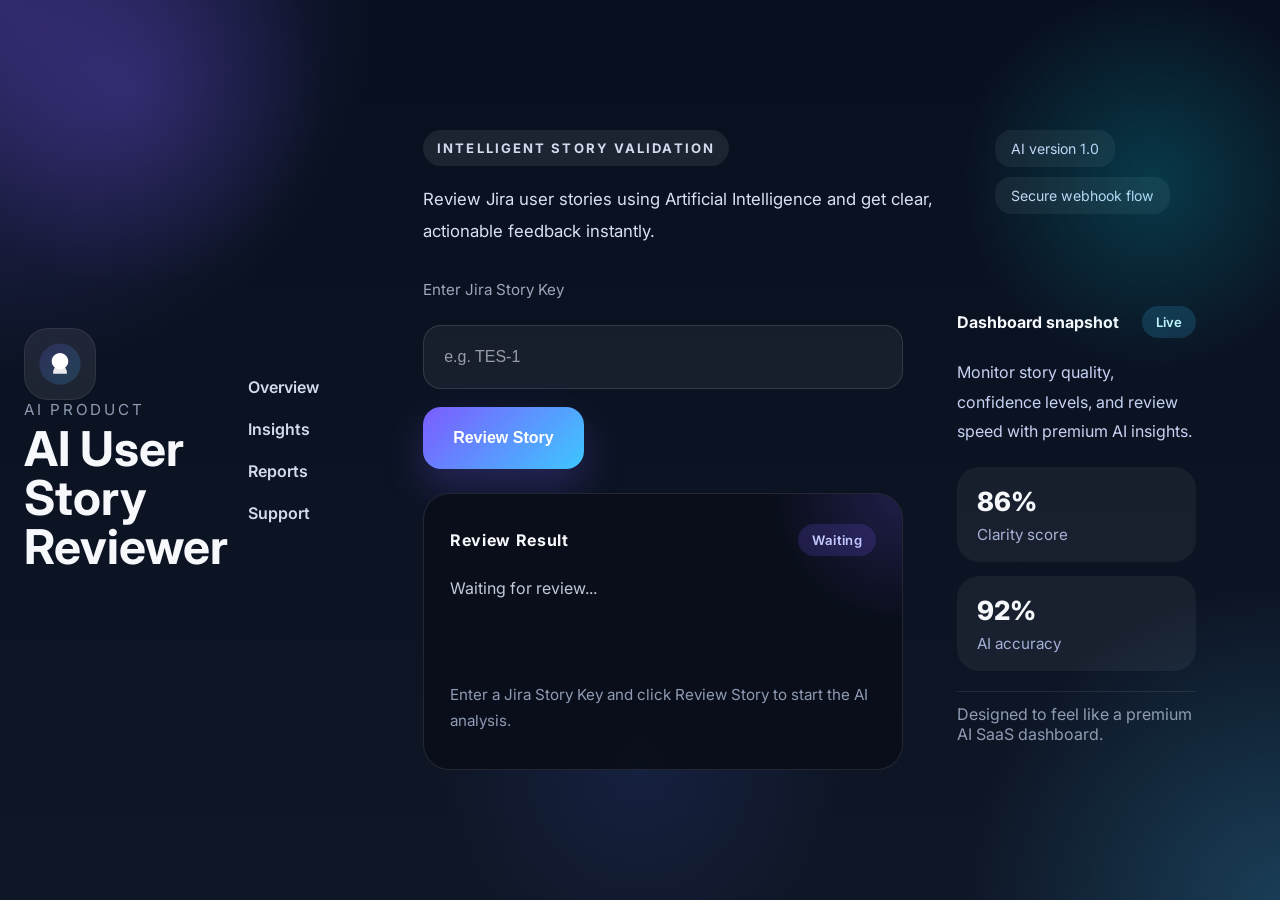
<file: phase-2/week-2/Day2/ClassRoom Assignment/USCode_FrontEnd/index.html>
<!DOCTYPE html>
<html lang="en">
  <head>
    <meta charset="UTF-8" />
    <meta name="viewport" content="width=device-width, initial-scale=1.0" />
    <title>AI User Story Reviewer</title>
    <link rel="stylesheet" href="style.css" />
  </head>
  <body>
    <div class="page-shell">
      <div class="background-flares"></div>

      <header class="app-header">
        <div class="brand-mark">
          <div class="brand-icon animated-icon">
            <svg viewBox="0 0 64 64" aria-hidden="true">
              <defs>
                <linearGradient id="glow" x1="0%" y1="0%" x2="100%" y2="100%">
                  <stop offset="0%" stop-color="#6c63ff" />
                  <stop offset="100%" stop-color="#3ec7ff" />
                </linearGradient>
              </defs>
              <circle cx="32" cy="32" r="30" fill="url(#glow)" opacity="0.18" />
              <path d="M20 28c0-6.627 5.373-12 12-12s12 5.373 12 12-5.373 12-12 12-12-5.373-12-12zm4 0a8 8 0 1 1 16 0 8 8 0 0 1-16 0z" fill="#ffffff" />
              <path d="M22 44c0-5.523 4.477-10 10-10h0c5.523 0 10 4.477 10 10v2H22v-2z" fill="#ffffff" opacity="0.9" />
            </svg>
          </div>
          <div class="brand-copy">
            <p class="brand-label">AI Product</p>
            <h1>AI User Story Reviewer</h1>
          </div>
        </div>

        <nav class="main-nav" aria-label="Primary navigation">
          <a href="#">Overview</a>
          <a href="#">Insights</a>
          <a href="#">Reports</a>
          <a href="#">Support</a>
        </nav>
      </header>

      <section class="hero-card glass-card">
        <div class="hero-intro">
          <div class="hero-copy">
            <span class="eyebrow">Intelligent story validation</span>
            <p class="intro-text">
              Review Jira user stories using Artificial Intelligence and get clear, actionable feedback instantly.
            </p>
          </div>
          <div class="hero-meta">
            <span class="meta-chip">AI version 1.0</span>
            <span class="meta-chip">Secure webhook flow</span>
          </div>
        </div>

        <div class="hero-grid">
          <div class="hero-content">
            <div class="review-box">
              <label for="storyKey" class="field-label">Enter Jira Story Key</label>
              <input id="storyKey" type="text" placeholder="e.g. TES-1" />
              <button id="reviewButton" class="primary-button" type="button">Review Story</button>
            </div>

            <div class="result-panel glass-card">
              <div class="result-header">
                <span class="result-title">Review Result</span>
                <span class="status-chip">Waiting</span>
              </div>
              <p class="result-copy" aria-live="polite">Waiting for review...</p>
              <p class="result-note">Enter a Jira Story Key and click Review Story to start the AI analysis.</p>
            </div>
          </div>

          <aside class="insight-card glass-card">
            <div class="insight-header">
              <span class="insight-title">Dashboard snapshot</span>
              <span class="insight-badge">Live</span>
            </div>
            <p class="insight-copy">
              Monitor story quality, confidence levels, and review speed with premium AI insights.
            </p>
            <div class="insight-stats">
              <div class="stat-card">
                <span class="stat-value">86%</span>
                <span class="stat-label">Clarity score</span>
              </div>
              <div class="stat-card">
                <span class="stat-value">92%</span>
                <span class="stat-label">AI accuracy</span>
              </div>
            </div>
            <div class="insight-footer">
              <span>Designed to feel like a premium AI SaaS dashboard.</span>
            </div>
          </aside>
        </div>
      </section>
    </div>

    <script src="script.js" defer></script>
  </body>
</html>
</file>
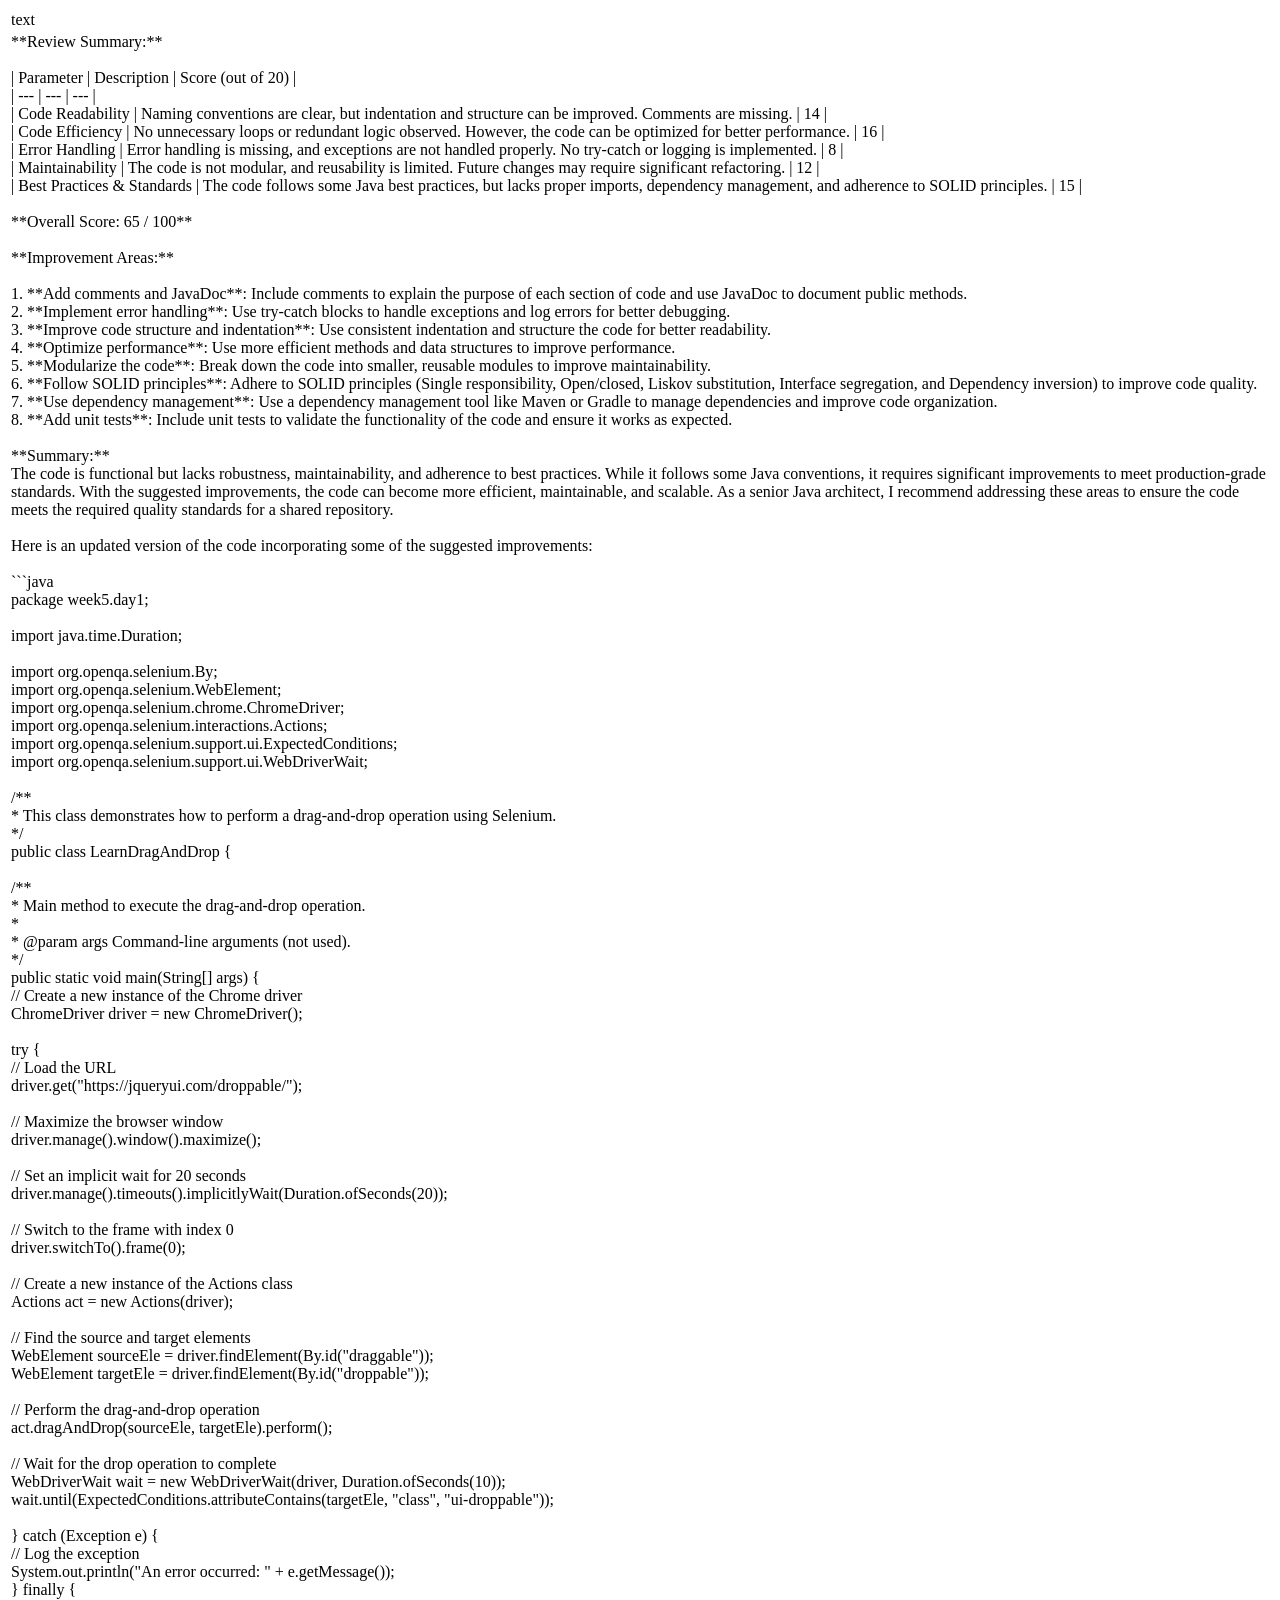
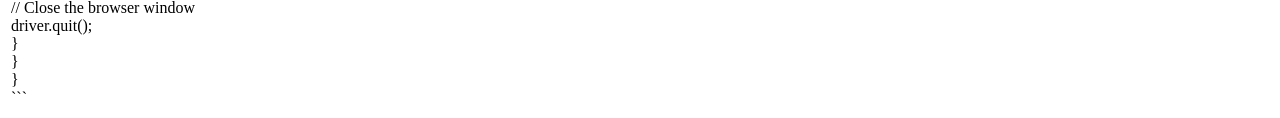
<file: week-1/ClassRoomAssignment/Day2/File.html>
<html><head><meta charset="utf-8"/><title>SheetJS Table Export</title></head><body><table><tr><td data-t="s" data-v="text" id="sjs-A1">text</td></tr><tr><td data-t="s" data-v="**Review Summary:**<br/><br/>| Parameter | Description | Score (out of 20) |<br/>| --- | --- | --- |<br/>| Code Readability | Naming conventions are clear, but indentation and structure can be improved. Comments are missing. | 14 |<br/>| Code Efficiency | No unnecessary loops or redundant logic observed. However, the code can be optimized for better performance. | 16 |<br/>| Error Handling | Error handling is missing, and exceptions are not handled properly. No try-catch or logging is implemented. | 8 |<br/>| Maintainability | The code is not modular, and reusability is limited. Future changes may require significant refactoring. | 12 |<br/>| Best Practices &amp; Standards | The code follows some Java best practices, but lacks proper imports, dependency management, and adherence to SOLID principles. | 15 |<br/><br/>**Overall Score: 65 / 100**<br/><br/>**Improvement Areas:**<br/><br/>1. **Add comments and JavaDoc**: Include comments to explain the purpose of each section of code and use JavaDoc to document public methods.<br/>2. **Implement error handling**: Use try-catch blocks to handle exceptions and log errors for better debugging.<br/>3. **Improve code structure and indentation**: Use consistent indentation and structure the code for better readability.<br/>4. **Optimize performance**: Use more efficient methods and data structures to improve performance.<br/>5. **Modularize the code**: Break down the code into smaller, reusable modules to improve maintainability.<br/>6. **Follow SOLID principles**: Adhere to SOLID principles (Single responsibility, Open/closed, Liskov substitution, Interface segregation, and Dependency inversion) to improve code quality.<br/>7. **Use dependency management**: Use a dependency management tool like Maven or Gradle to manage dependencies and improve code organization.<br/>8. **Add unit tests**: Include unit tests to validate the functionality of the code and ensure it works as expected.<br/><br/>**Summary:**<br/>The code is functional but lacks robustness, maintainability, and adherence to best practices. While it follows some Java conventions, it requires significant improvements to meet production-grade standards. With the suggested improvements, the code can become more efficient, maintainable, and scalable. As a senior Java architect, I recommend addressing these areas to ensure the code meets the required quality standards for a shared repository. <br/><br/>Here is an updated version of the code incorporating some of the suggested improvements:<br/><br/>```java<br/>package week5.day1;<br/><br/>import java.time.Duration;<br/><br/>import org.openqa.selenium.By;<br/>import org.openqa.selenium.WebElement;<br/>import org.openqa.selenium.chrome.ChromeDriver;<br/>import org.openqa.selenium.interactions.Actions;<br/>import org.openqa.selenium.support.ui.ExpectedConditions;<br/>import org.openqa.selenium.support.ui.WebDriverWait;<br/><br/>/**<br/> * This class demonstrates how to perform a drag-and-drop operation using Selenium.<br/> */<br/>public class LearnDragAndDrop {<br/><br/>    /**<br/>     * Main method to execute the drag-and-drop operation.<br/>     * <br/>     * @param args Command-line arguments (not used).<br/>     */<br/>    public static void main(String[] args) {<br/>        // Create a new instance of the Chrome driver<br/>        ChromeDriver driver = new ChromeDriver();<br/><br/>        try {<br/>            // Load the URL<br/>            driver.get(&quot;https://jqueryui.com/droppable/&quot;);<br/><br/>            // Maximize the browser window<br/>            driver.manage().window().maximize();<br/><br/>            // Set an implicit wait for 20 seconds<br/>            driver.manage().timeouts().implicitlyWait(Duration.ofSeconds(20));<br/><br/>            // Switch to the frame with index 0<br/>            driver.switchTo().frame(0);<br/><br/>            // Create a new instance of the Actions class<br/>            Actions act = new Actions(driver);<br/><br/>            // Find the source and target elements<br/>            WebElement sourceEle = driver.findElement(By.id(&quot;draggable&quot;));<br/>            WebElement targetEle = driver.findElement(By.id(&quot;droppable&quot;));<br/><br/>            // Perform the drag-and-drop operation<br/>            act.dragAndDrop(sourceEle, targetEle).perform();<br/><br/>            // Wait for the drop operation to complete<br/>            WebDriverWait wait = new WebDriverWait(driver, Duration.ofSeconds(10));<br/>            wait.until(ExpectedConditions.attributeContains(targetEle, &quot;class&quot;, &quot;ui-droppable&quot;));<br/><br/>        } catch (Exception e) {<br/>            // Log the exception<br/>            System.out.println(&quot;An error occurred: &quot; + e.getMessage());<br/>        } finally {<br/>            // Close the browser window<br/>            driver.quit();<br/>        }<br/>    }<br/>}<br/>```" id="sjs-A2">**Review Summary:**<br/><br/>| Parameter | Description | Score (out of 20) |<br/>| --- | --- | --- |<br/>| Code Readability | Naming conventions are clear, but indentation and structure can be improved. Comments are missing. | 14 |<br/>| Code Efficiency | No unnecessary loops or redundant logic observed. However, the code can be optimized for better performance. | 16 |<br/>| Error Handling | Error handling is missing, and exceptions are not handled properly. No try-catch or logging is implemented. | 8 |<br/>| Maintainability | The code is not modular, and reusability is limited. Future changes may require significant refactoring. | 12 |<br/>| Best Practices &amp; Standards | The code follows some Java best practices, but lacks proper imports, dependency management, and adherence to SOLID principles. | 15 |<br/><br/>**Overall Score: 65 / 100**<br/><br/>**Improvement Areas:**<br/><br/>1. **Add comments and JavaDoc**: Include comments to explain the purpose of each section of code and use JavaDoc to document public methods.<br/>2. **Implement error handling**: Use try-catch blocks to handle exceptions and log errors for better debugging.<br/>3. **Improve code structure and indentation**: Use consistent indentation and structure the code for better readability.<br/>4. **Optimize performance**: Use more efficient methods and data structures to improve performance.<br/>5. **Modularize the code**: Break down the code into smaller, reusable modules to improve maintainability.<br/>6. **Follow SOLID principles**: Adhere to SOLID principles (Single responsibility, Open/closed, Liskov substitution, Interface segregation, and Dependency inversion) to improve code quality.<br/>7. **Use dependency management**: Use a dependency management tool like Maven or Gradle to manage dependencies and improve code organization.<br/>8. **Add unit tests**: Include unit tests to validate the functionality of the code and ensure it works as expected.<br/><br/>**Summary:**<br/>The code is functional but lacks robustness, maintainability, and adherence to best practices. While it follows some Java conventions, it requires significant improvements to meet production-grade standards. With the suggested improvements, the code can become more efficient, maintainable, and scalable. As a senior Java architect, I recommend addressing these areas to ensure the code meets the required quality standards for a shared repository. <br/><br/>Here is an updated version of the code incorporating some of the suggested improvements:<br/><br/>```java<br/>package week5.day1;<br/><br/>import java.time.Duration;<br/><br/>import org.openqa.selenium.By;<br/>import org.openqa.selenium.WebElement;<br/>import org.openqa.selenium.chrome.ChromeDriver;<br/>import org.openqa.selenium.interactions.Actions;<br/>import org.openqa.selenium.support.ui.ExpectedConditions;<br/>import org.openqa.selenium.support.ui.WebDriverWait;<br/><br/>/**<br/> * This class demonstrates how to perform a drag-and-drop operation using Selenium.<br/> */<br/>public class LearnDragAndDrop {<br/><br/>    /**<br/>     * Main method to execute the drag-and-drop operation.<br/>     * <br/>     * @param args Command-line arguments (not used).<br/>     */<br/>    public static void main(String[] args) {<br/>        // Create a new instance of the Chrome driver<br/>        ChromeDriver driver = new ChromeDriver();<br/><br/>        try {<br/>            // Load the URL<br/>            driver.get(&quot;https://jqueryui.com/droppable/&quot;);<br/><br/>            // Maximize the browser window<br/>            driver.manage().window().maximize();<br/><br/>            // Set an implicit wait for 20 seconds<br/>            driver.manage().timeouts().implicitlyWait(Duration.ofSeconds(20));<br/><br/>            // Switch to the frame with index 0<br/>            driver.switchTo().frame(0);<br/><br/>            // Create a new instance of the Actions class<br/>            Actions act = new Actions(driver);<br/><br/>            // Find the source and target elements<br/>            WebElement sourceEle = driver.findElement(By.id(&quot;draggable&quot;));<br/>            WebElement targetEle = driver.findElement(By.id(&quot;droppable&quot;));<br/><br/>            // Perform the drag-and-drop operation<br/>            act.dragAndDrop(sourceEle, targetEle).perform();<br/><br/>            // Wait for the drop operation to complete<br/>            WebDriverWait wait = new WebDriverWait(driver, Duration.ofSeconds(10));<br/>            wait.until(ExpectedConditions.attributeContains(targetEle, &quot;class&quot;, &quot;ui-droppable&quot;));<br/><br/>        } catch (Exception e) {<br/>            // Log the exception<br/>            System.out.println(&quot;An error occurred: &quot; + e.getMessage());<br/>        } finally {<br/>            // Close the browser window<br/>            driver.quit();<br/>        }<br/>    }<br/>}<br/>```</td></tr></table></body></html>
</file>
<file: phase-2/week-2/Day2/ClassRoom Assignment/USCode_FrontEnd/style.css>
@import url('https://fonts.googleapis.com/css2?family=Inter:wght@400;500;600;700&display=swap');

:root {
  color-scheme: dark;
  font-family: 'Inter', system-ui, -apple-system, BlinkMacSystemFont, 'Segoe UI', sans-serif;
  color: #f7f8fb;
  background: #0d111c;
  accent-color: #7c5cff;
}

* {
  box-sizing: border-box;
}

html, body {
  margin: 0;
  min-height: 100%;
  scroll-behavior: smooth;
}

body {
  background: radial-gradient(circle at top left, rgba(124, 92, 255, 0.32), transparent 24%),
    radial-gradient(circle at bottom right, rgba(62, 199, 255, 0.22), transparent 20%),
    linear-gradient(180deg, #08101f 0%, #0f1727 100%);
  overflow-x: hidden;
  min-height: 100vh;
}

.page-shell {
  min-height: 100vh;
  position: relative;
  display: flex;
  align-items: center;
  justify-content: center;
  padding: 36px 24px;
}

.background-flares {
  position: absolute;
  inset: 0;
  background: radial-gradient(circle at 10% 10%, rgba(124, 92, 255, 0.22), transparent 14%),
    radial-gradient(circle at 90% 20%, rgba(3, 236, 255, 0.18), transparent 14%),
    radial-gradient(circle at 50% 85%, rgba(80, 111, 255, 0.12), transparent 20%);
  pointer-events: none;
}

.hero-panel {
  width: min(1120px, 100%);
  display: flex;
  flex-direction: column;
  gap: 24px;
  z-index: 1;
}

.app-header {
  display: flex;
  justify-content: space-between;
  align-items: center;
  padding: 12px 0;
}
  display: flex;
  justify-content: space-between;
  align-items: center;
}

.brand-mark {
  display: flex;
  align-items: center;
  gap: 18px;
}

.brand-icon {
  width: 72px;
  height: 72px;
  display: grid;
  place-items: center;
  border-radius: 24px;
  background: rgba(255, 255, 255, 0.08);
  border: 1px solid rgba(255, 255, 255, 0.08);
  backdrop-filter: blur(18px);
}

.brand-icon svg {
  width: 44px;
  height: 44px;
}

.brand-copy {
  display: grid;
  gap: 6px;
}

.brand-label {
  font-size: 0.95rem;
  color: #8f9bb3;
  letter-spacing: 0.18em;
  text-transform: uppercase;
  margin: 0;
}

.brand-copy h1 {
  margin: 0;
  font-size: clamp(2rem, 4vw, 3rem);
  line-height: 1.02;
}

.main-nav {
  display: flex;
  gap: 22px;
  flex-wrap: wrap;
}

.main-nav a {
  color: #d4daed;
  text-decoration: none;
  font-weight: 600;
  transition: color 0.25s ease, transform 0.25s ease;
}

.main-nav a:hover {
  color: #ffffff;
  transform: translateY(-1px);
}

.hero-card {
  display: grid;
  gap: 32px;
  padding: 34px;
}

.hero-intro {
  display: flex;
  justify-content: space-between;
  align-items: flex-start;
  gap: 16px;
}

.hero-copy {
  display: grid;
  gap: 18px;
}

.eyebrow {
  display: inline-flex;
  align-items: center;
  justify-content: center;
  width: fit-content;
  padding: 10px 14px;
  border-radius: 999px;
  background: rgba(255, 255, 255, 0.08);
  color: #d4daed;
  font-size: 0.82rem;
  font-weight: 700;
  letter-spacing: 0.16em;
  text-transform: uppercase;
}

.hero-meta {
  display: flex;
  gap: 10px;
  flex-wrap: wrap;
}

.meta-chip {
  display: inline-flex;
  align-items: center;
  padding: 10px 16px;
  border-radius: 16px;
  background: rgba(255, 255, 255, 0.06);
  color: #cdd6f4;
  font-size: 0.88rem;
}

.hero-grid {
  display: grid;
  grid-template-columns: 1.65fr 1fr;
  gap: 28px;
}

.hero-content {
  display: grid;
  gap: 24px;
}

.insight-card {
  padding: 26px;
  display: grid;
  gap: 20px;
}

.insight-header {
  display: flex;
  align-items: center;
  justify-content: space-between;
  gap: 16px;
}

.insight-title {
  font-weight: 700;
}

.insight-badge {
  display: inline-flex;
  align-items: center;
  justify-content: center;
  padding: 8px 14px;
  border-radius: 999px;
  background: rgba(62, 199, 255, 0.16);
  color: #c8f7ff;
  font-size: 0.82rem;
  font-weight: 600;
}

.insight-copy {
  margin: 0;
  color: #c7d2f3;
  line-height: 1.85;
}

.insight-stats {
  display: grid;
  gap: 14px;
}

.stat-card {
  padding: 18px 20px;
  border-radius: 22px;
  background: rgba(255, 255, 255, 0.05);
  display: grid;
  gap: 8px;
}

.stat-value {
  font-size: 1.65rem;
  font-weight: 800;
}

.stat-label {
  color: #a5b1d6;
  font-size: 0.95rem;
}

.insight-footer {
  padding-top: 12px;
  border-top: 1px solid rgba(255, 255, 255, 0.08);
  color: #8f9bb3;
}

.brand-icon.animated-icon {
  animation: floatLogo 6s ease-in-out infinite;
}

@keyframes floatLogo {
  0%, 100% {
    transform: translateY(0) rotate(0deg);
  }

  50% {
    transform: translateY(-4px) rotate(2deg);
  }
}
  border-radius: 32px;
  background: rgba(13, 17, 28, 0.88);
  border: 1px solid rgba(255, 255, 255, 0.08);
  backdrop-filter: blur(20px);
  box-shadow: 0 36px 90px rgba(6, 11, 20, 0.35);
  transition: transform 0.35s ease, box-shadow 0.35s ease, border-color 0.35s ease;
}

.intro-card {
  padding: 34px;
  display: grid;
  gap: 28px;
}

.intro-text {
  max-width: 760px;
  margin: 0;
  font-size: 1.05rem;
  line-height: 1.9;
  color: #d8e0f2;
}

.review-box {
  display: grid;
  gap: 18px;
}

.field-label {
  font-size: 0.95rem;
  color: #9ca6bc;
}

input[type='text'] {
  width: 100%;
  padding: 18px 20px;
  border-radius: 18px;
  border: 1px solid rgba(255, 255, 255, 0.12);
  background: rgba(255, 255, 255, 0.05);
  color: #f7f8fb;
  font-size: 1rem;
  outline: none;
  transition: border-color 0.25s ease, box-shadow 0.25s ease, transform 0.25s ease;
}

input[type='text']::placeholder {
  color: rgba(247, 248, 251, 0.58);
}

input[type='text']:focus {
  border-color: rgba(124, 92, 255, 0.9);
  box-shadow: 0 0 0 4px rgba(124, 92, 255, 0.14);
  transform: translateY(-1px);
}

.primary-button {
  width: fit-content;
  padding: 18px 30px;
  border-radius: 18px;
  border: none;
  cursor: pointer;
  font-weight: 700;
  font-size: 1rem;
  color: #fff;
  background: linear-gradient(135deg, #7c5cff 0%, #3ec7ff 100%);
  box-shadow: 0 18px 40px rgba(124, 92, 255, 0.24);
  transition: transform 0.25s ease, box-shadow 0.25s ease, filter 0.25s ease, opacity 0.25s ease;
}

.primary-button:hover {
  transform: translateY(-2px) scale(1.01);
  box-shadow: 0 24px 48px rgba(124, 92, 255, 0.28);
}

.primary-button:active {
  transform: translateY(0px) scale(0.99);
}

.primary-button:disabled {
  opacity: 0.65;
  cursor: not-allowed;
  box-shadow: 0 14px 24px rgba(124, 92, 255, 0.14);
}

.result-panel {
  padding: 26px;
  border-radius: 26px;
  border: 1px solid rgba(255, 255, 255, 0.1);
  background: rgba(10, 14, 26, 0.94);
  display: grid;
  gap: 14px;
  position: relative;
  overflow: hidden;
}

.result-panel::before {
  content: '';
  position: absolute;
  inset: 0;
  background: radial-gradient(circle at top right, rgba(124, 92, 255, 0.2), transparent 24%);
  pointer-events: none;
}

.result-header {
  display: flex;
  align-items: center;
  justify-content: space-between;
}

.result-title {
  font-weight: 700;
  letter-spacing: 0.04em;
}

.status-chip {
  display: inline-flex;
  align-items: center;
  padding: 8px 14px;
  border-radius: 999px;
  background: rgba(124, 92, 255, 0.18);
  color: #c8d2ff;
  font-size: 0.82rem;
  font-weight: 600;
  letter-spacing: 0.03em;
}

.result-copy {
  margin: 0;
  font-size: 1rem;
  line-height: 1.85;
  color: #c1c9db;
  position: relative;
  min-height: 86px;
}

.result-note {
  margin: 0;
  color: #8f9bb3;
  font-size: 0.95rem;
  line-height: 1.75;
}

@keyframes pulseDots {
  0%, 100% {
    opacity: 0.4;
    transform: translateY(0);
  }

  50% {
    opacity: 1;
    transform: translateY(-2px);
  }
}

.result-panel.loading .result-copy::after {
  content: '⏳';
  display: inline-block;
  margin-left: 10px;
  animation: pulseDots 1.2s ease-in-out infinite;
}

.result-panel.success .status-chip {
  background: rgba(56, 209, 121, 0.16);
  color: #d3ffe4;
}

.result-panel.error .status-chip {
  background: rgba(255, 138, 138, 0.16);
  color: #ffd1d1;
}

.result-panel.success .result-copy {
  color: #d3ffe4;
}

.result-panel.error .result-copy {
  color: #ffbeb0;
}

@media (max-width: 960px) {
  .hero-grid {
    grid-template-columns: 1fr;
  }
}

@media (max-width: 720px) {
  .page-shell {
    padding: 22px 16px;
  }

  .hero-card,
  .insight-card,
  .glass-card {
    padding: 24px;
  }

  .app-header {
    flex-direction: column;
    align-items: flex-start;
    gap: 18px;
  }

  .main-nav {
    gap: 14px;
  }

  .brand-mark {
    flex-direction: column;
    align-items: flex-start;
  }

  .brand-icon {
    width: 62px;
    height: 62px;
  }

  .primary-button {
    width: 100%;
    justify-self: stretch;
  }
}
</file>
